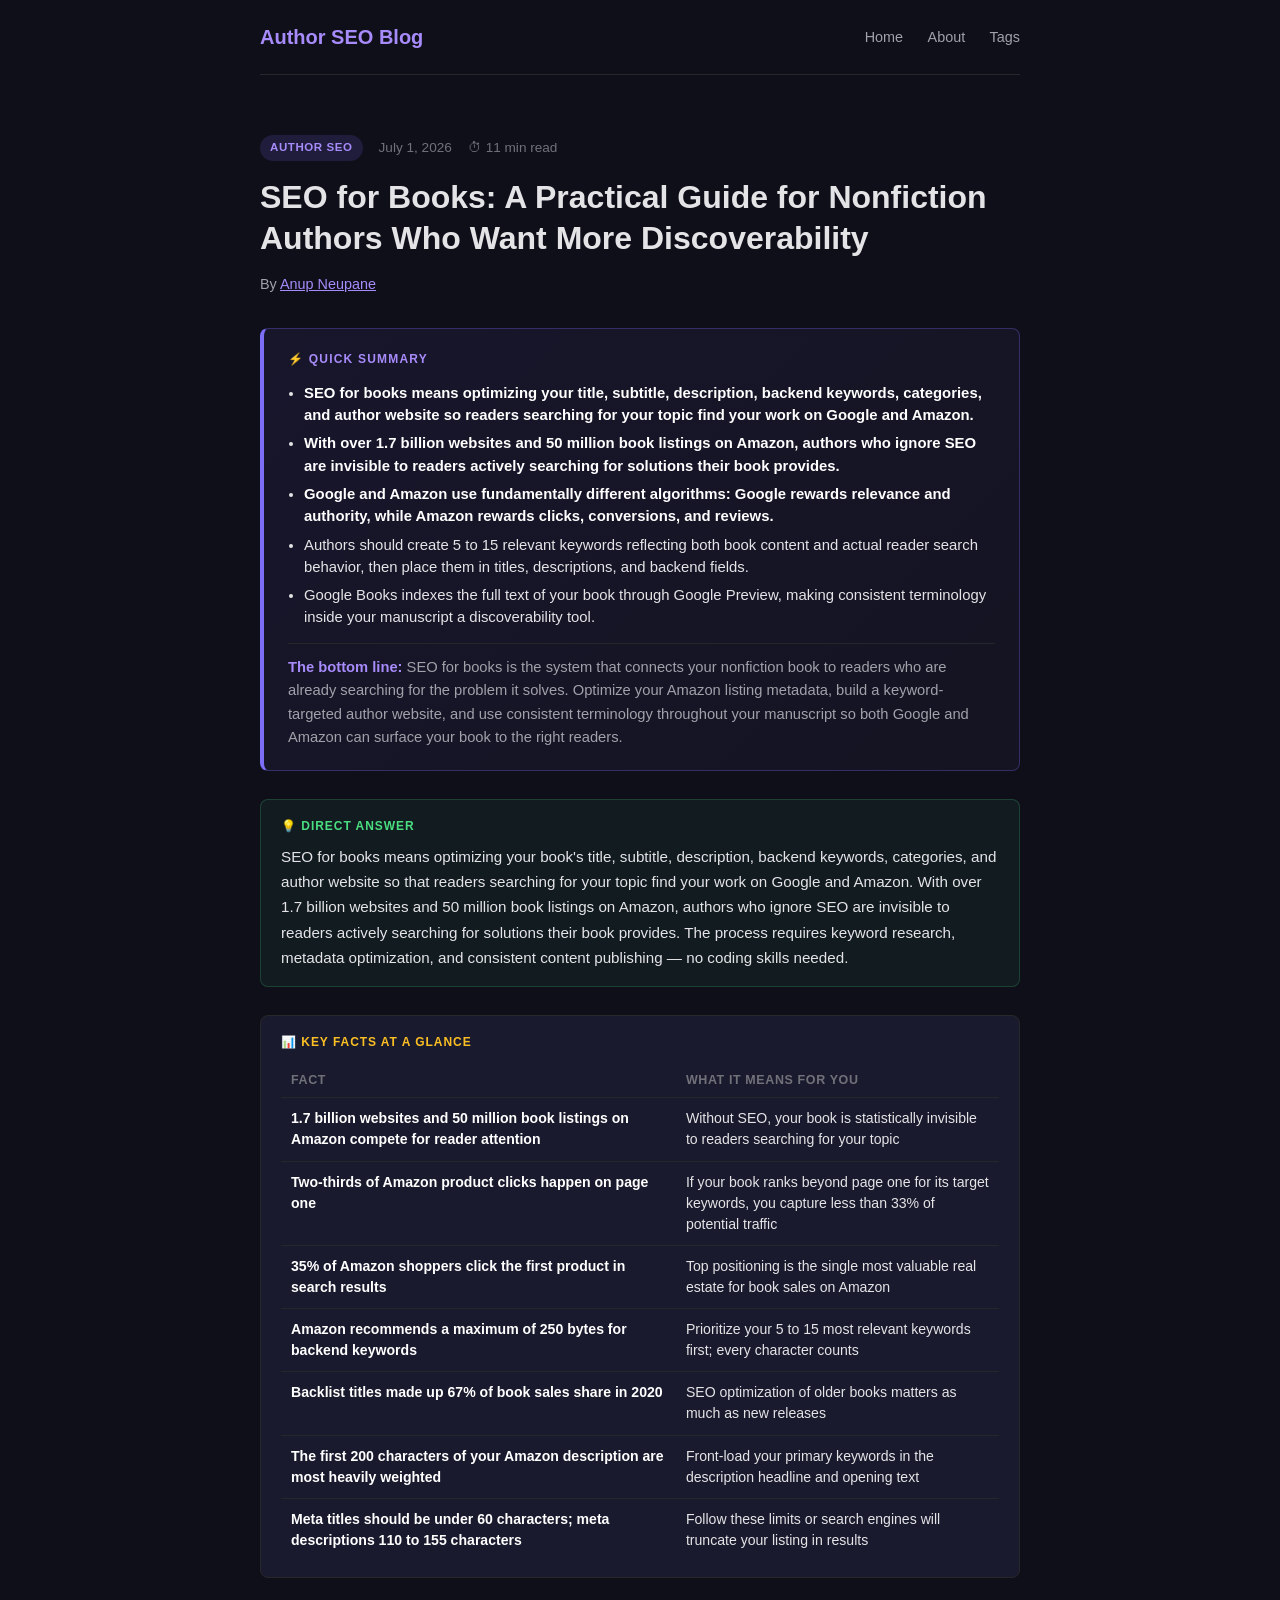
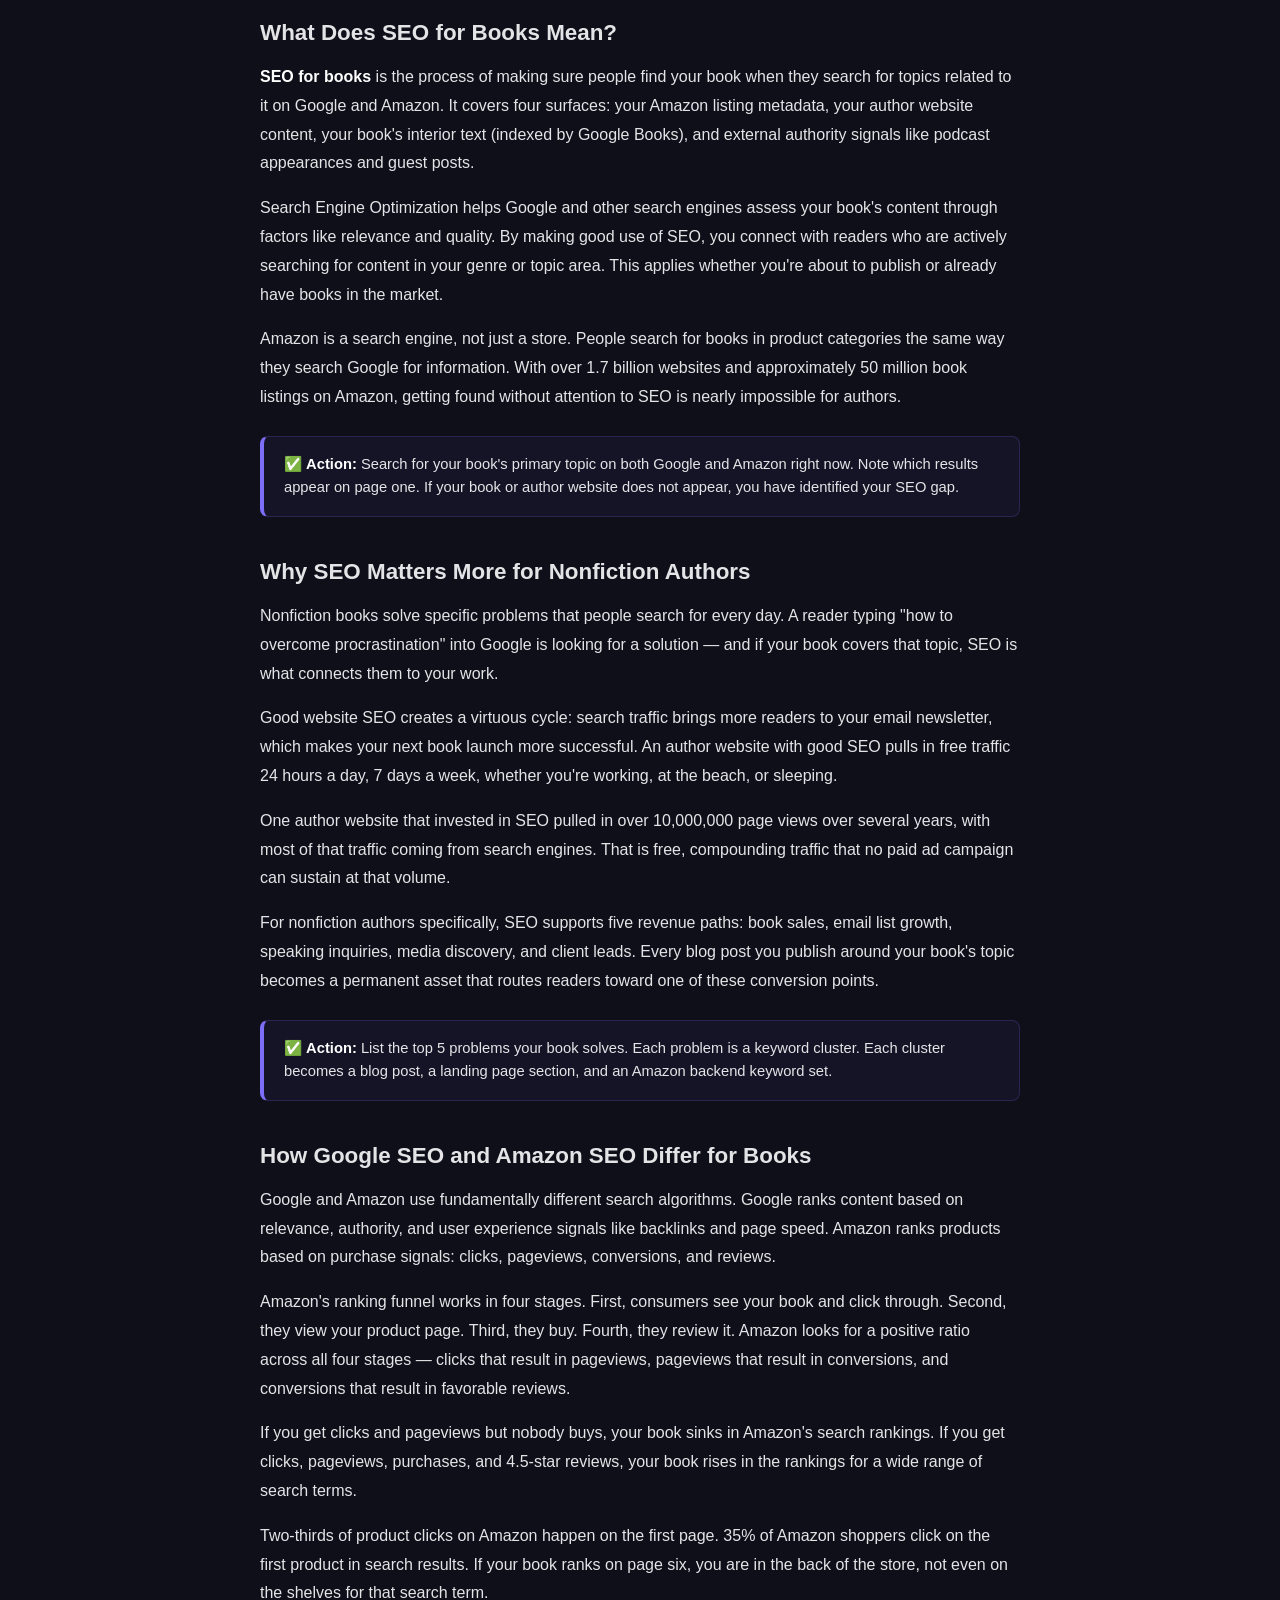
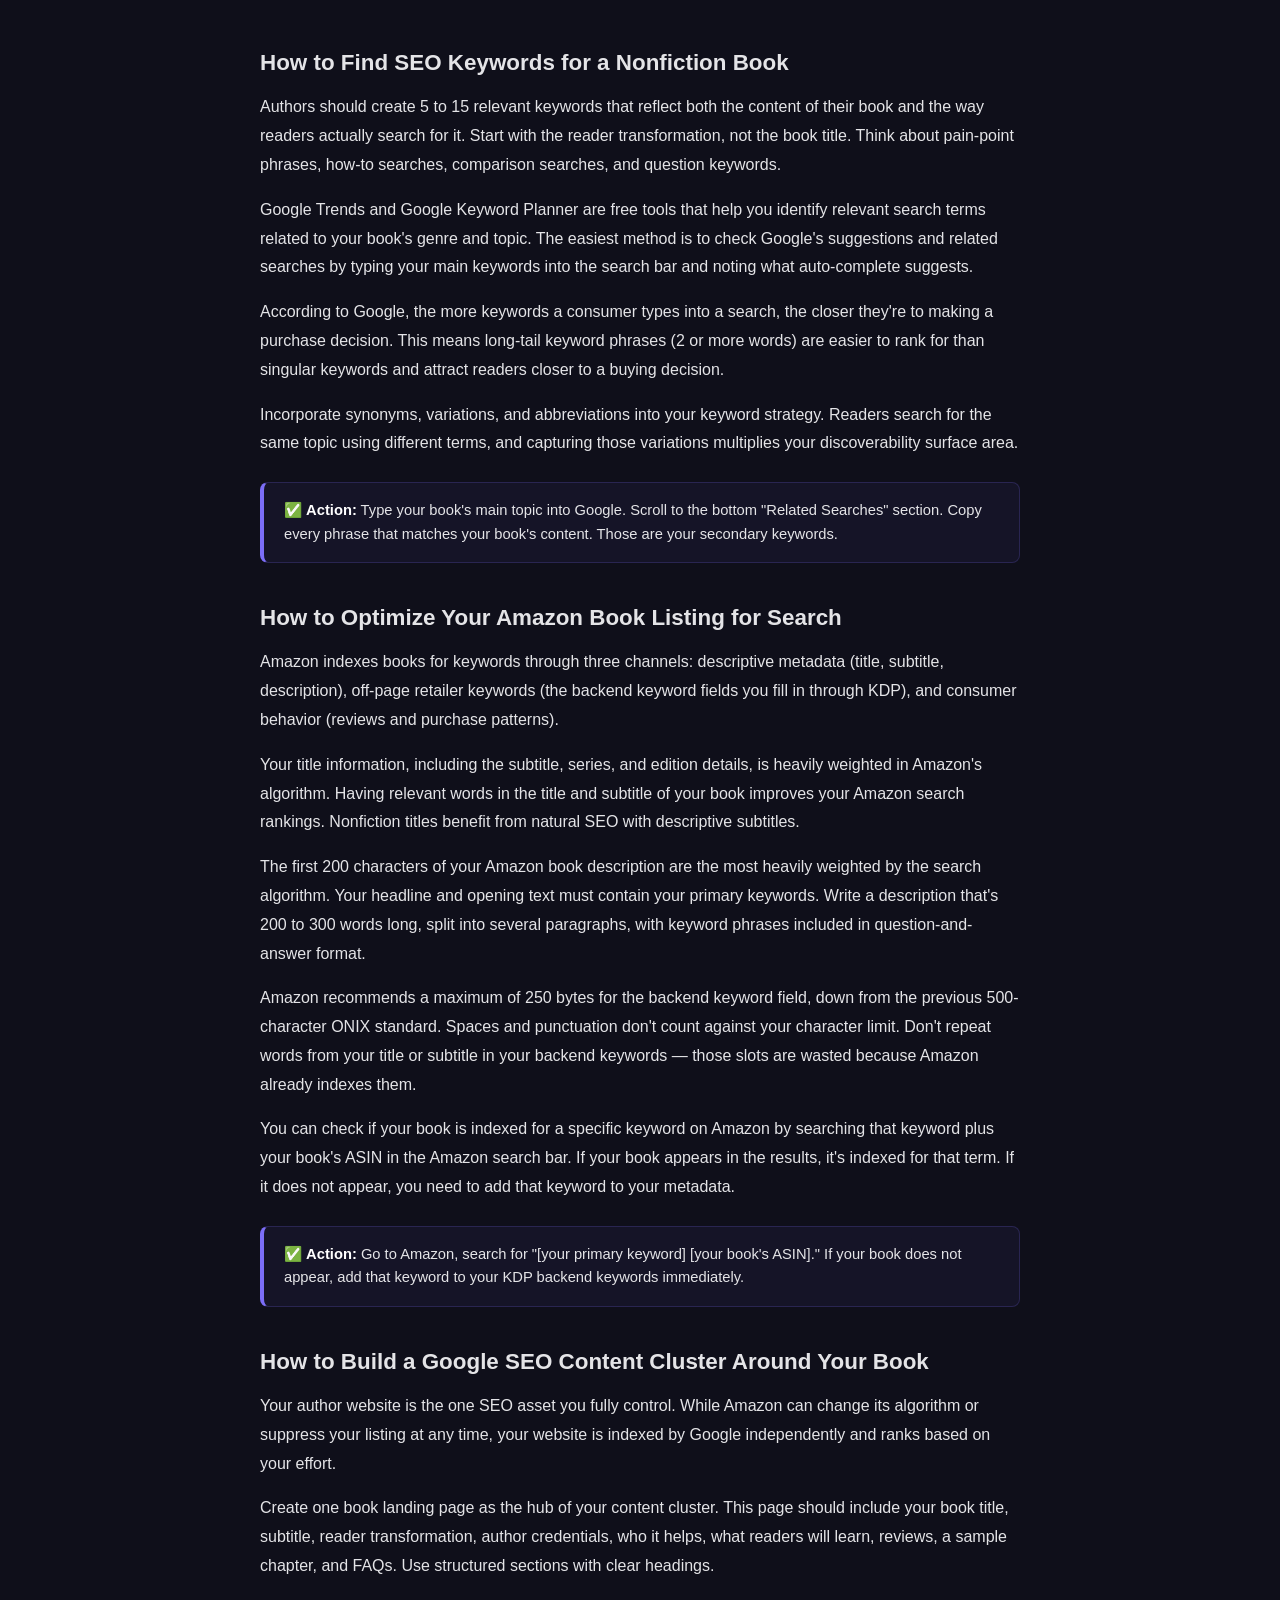
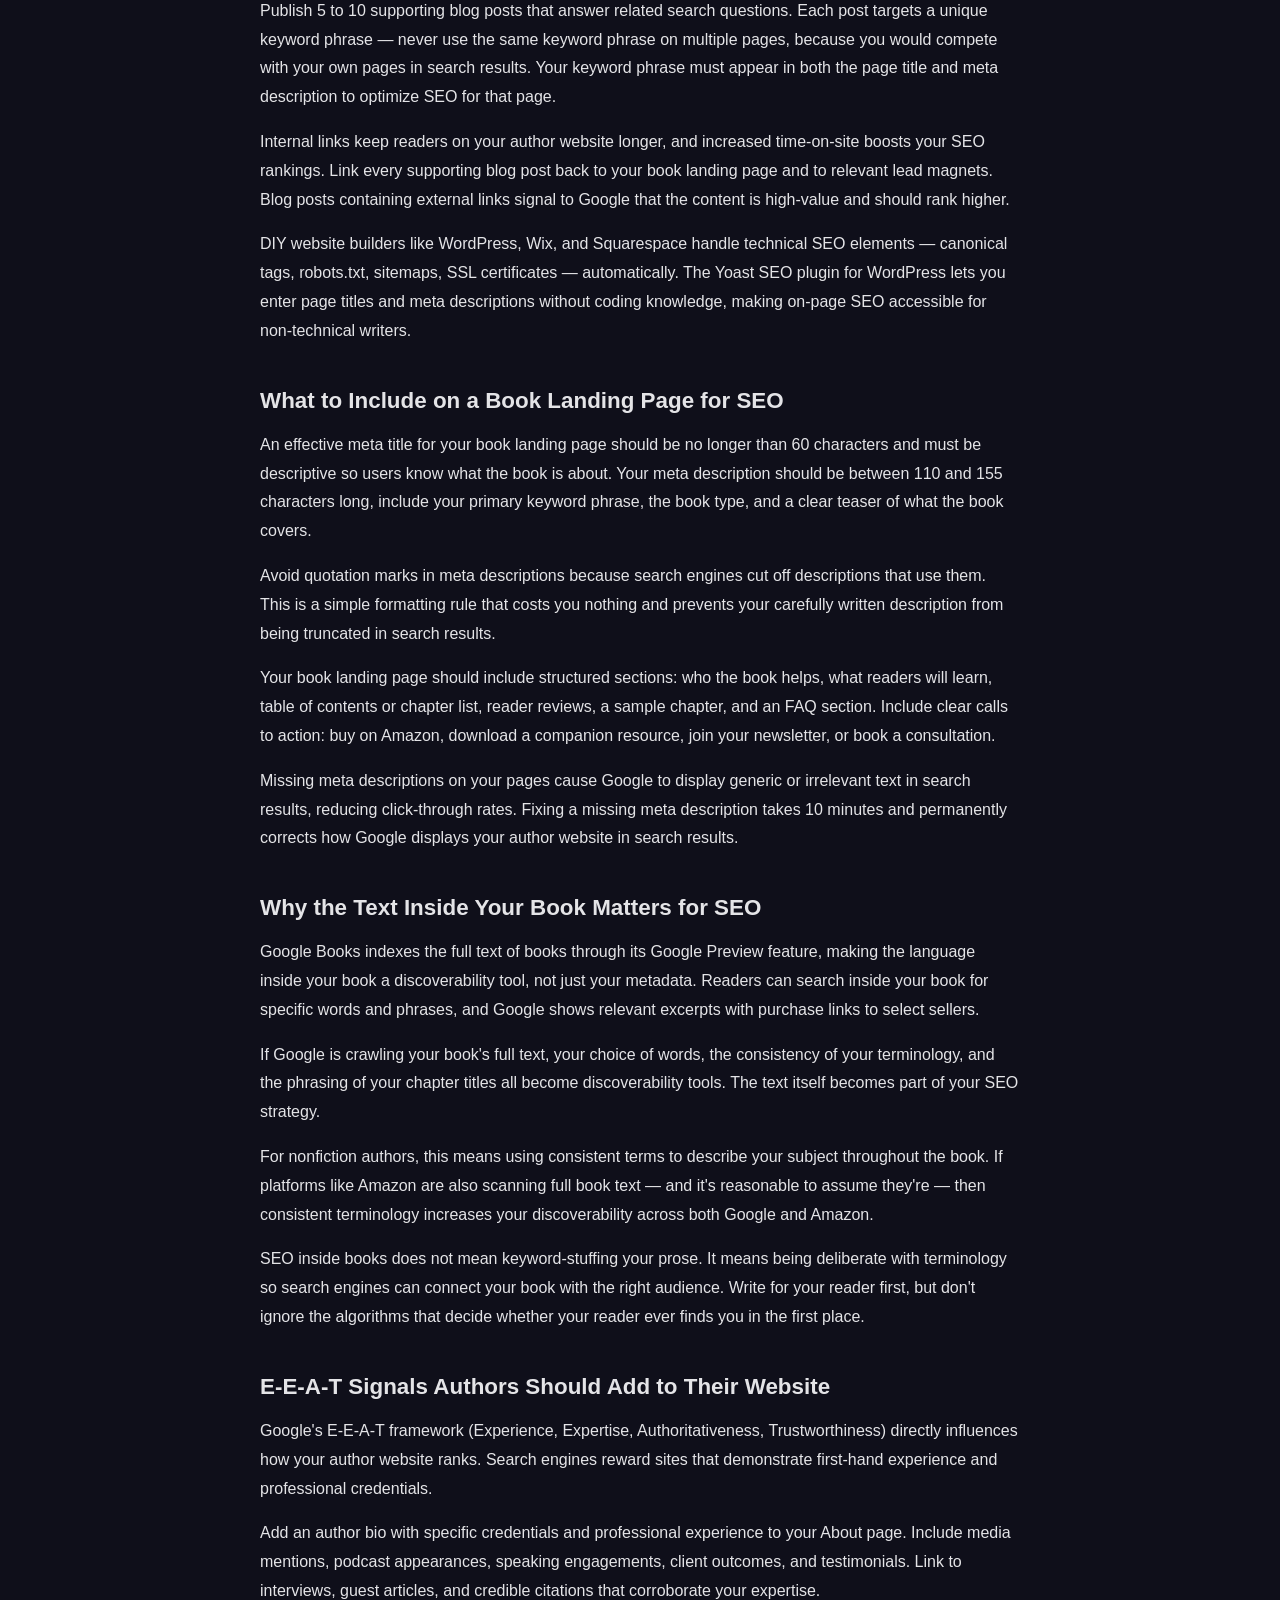
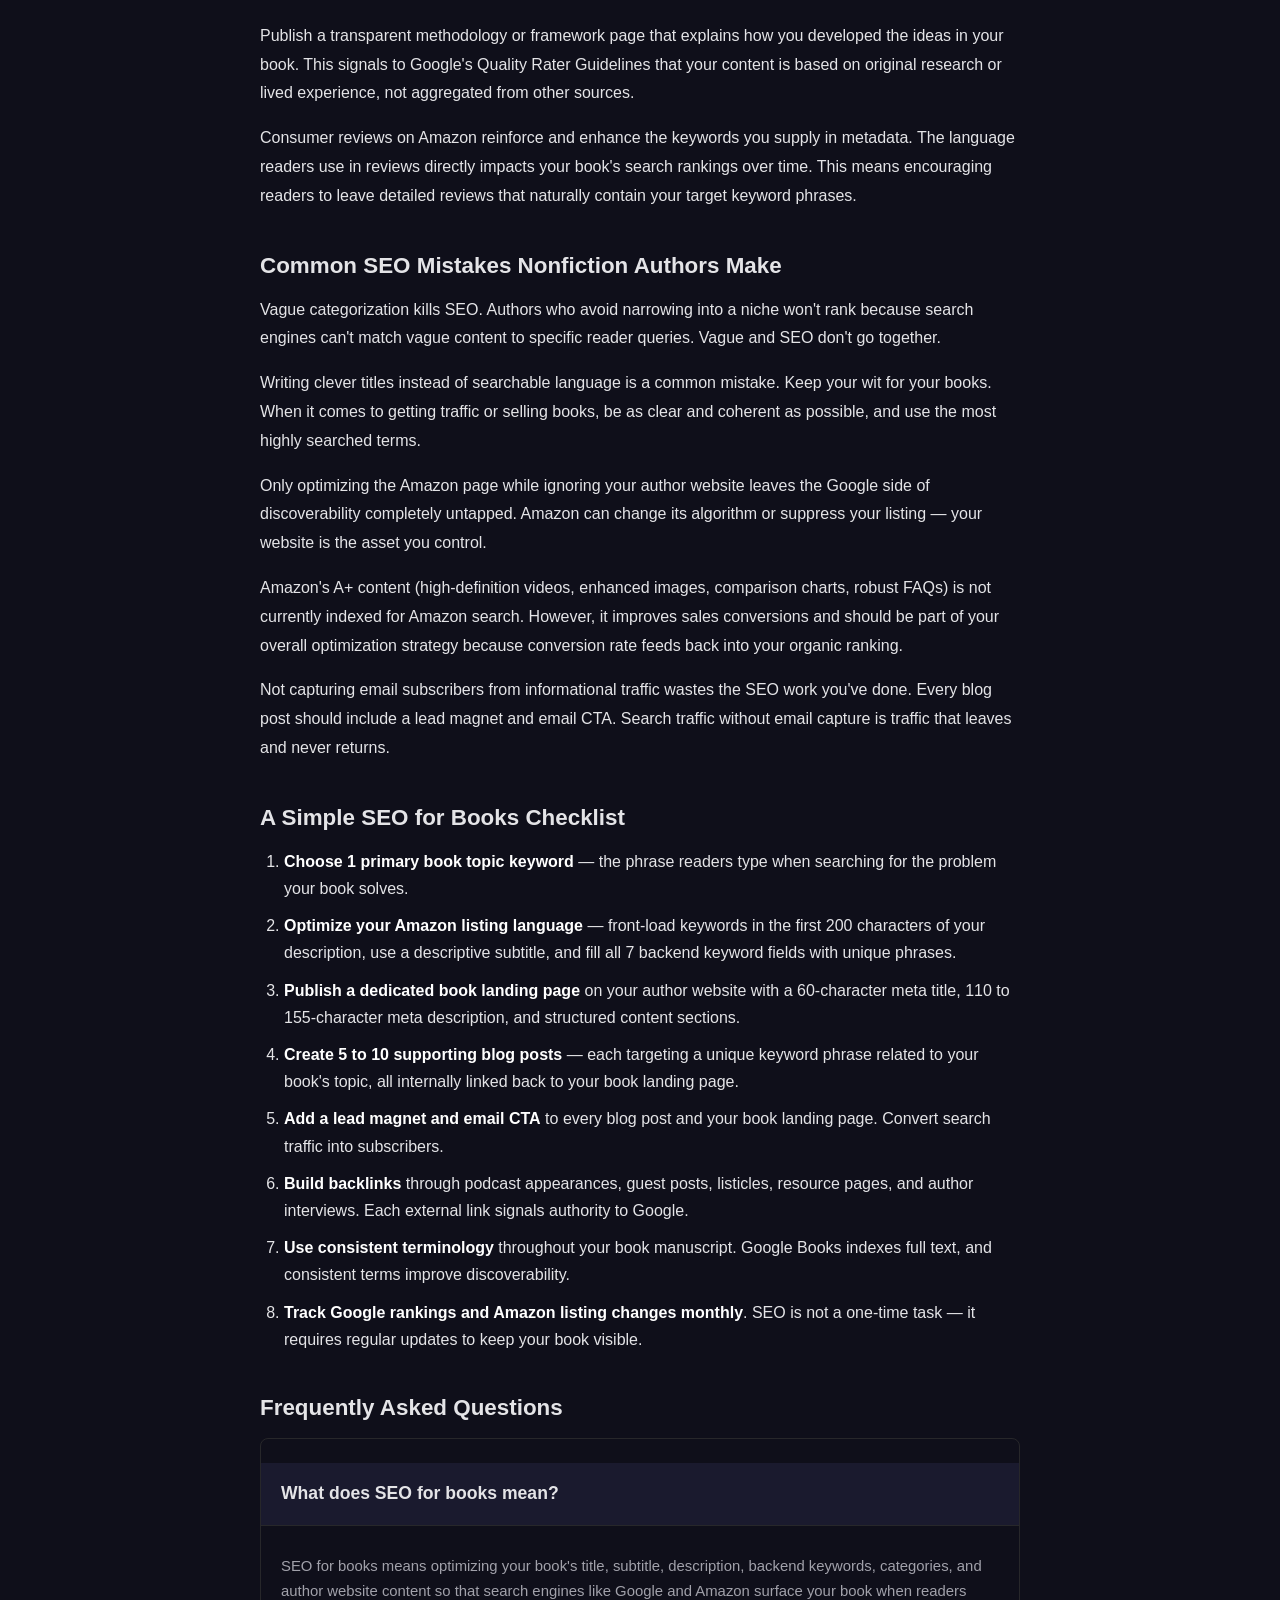
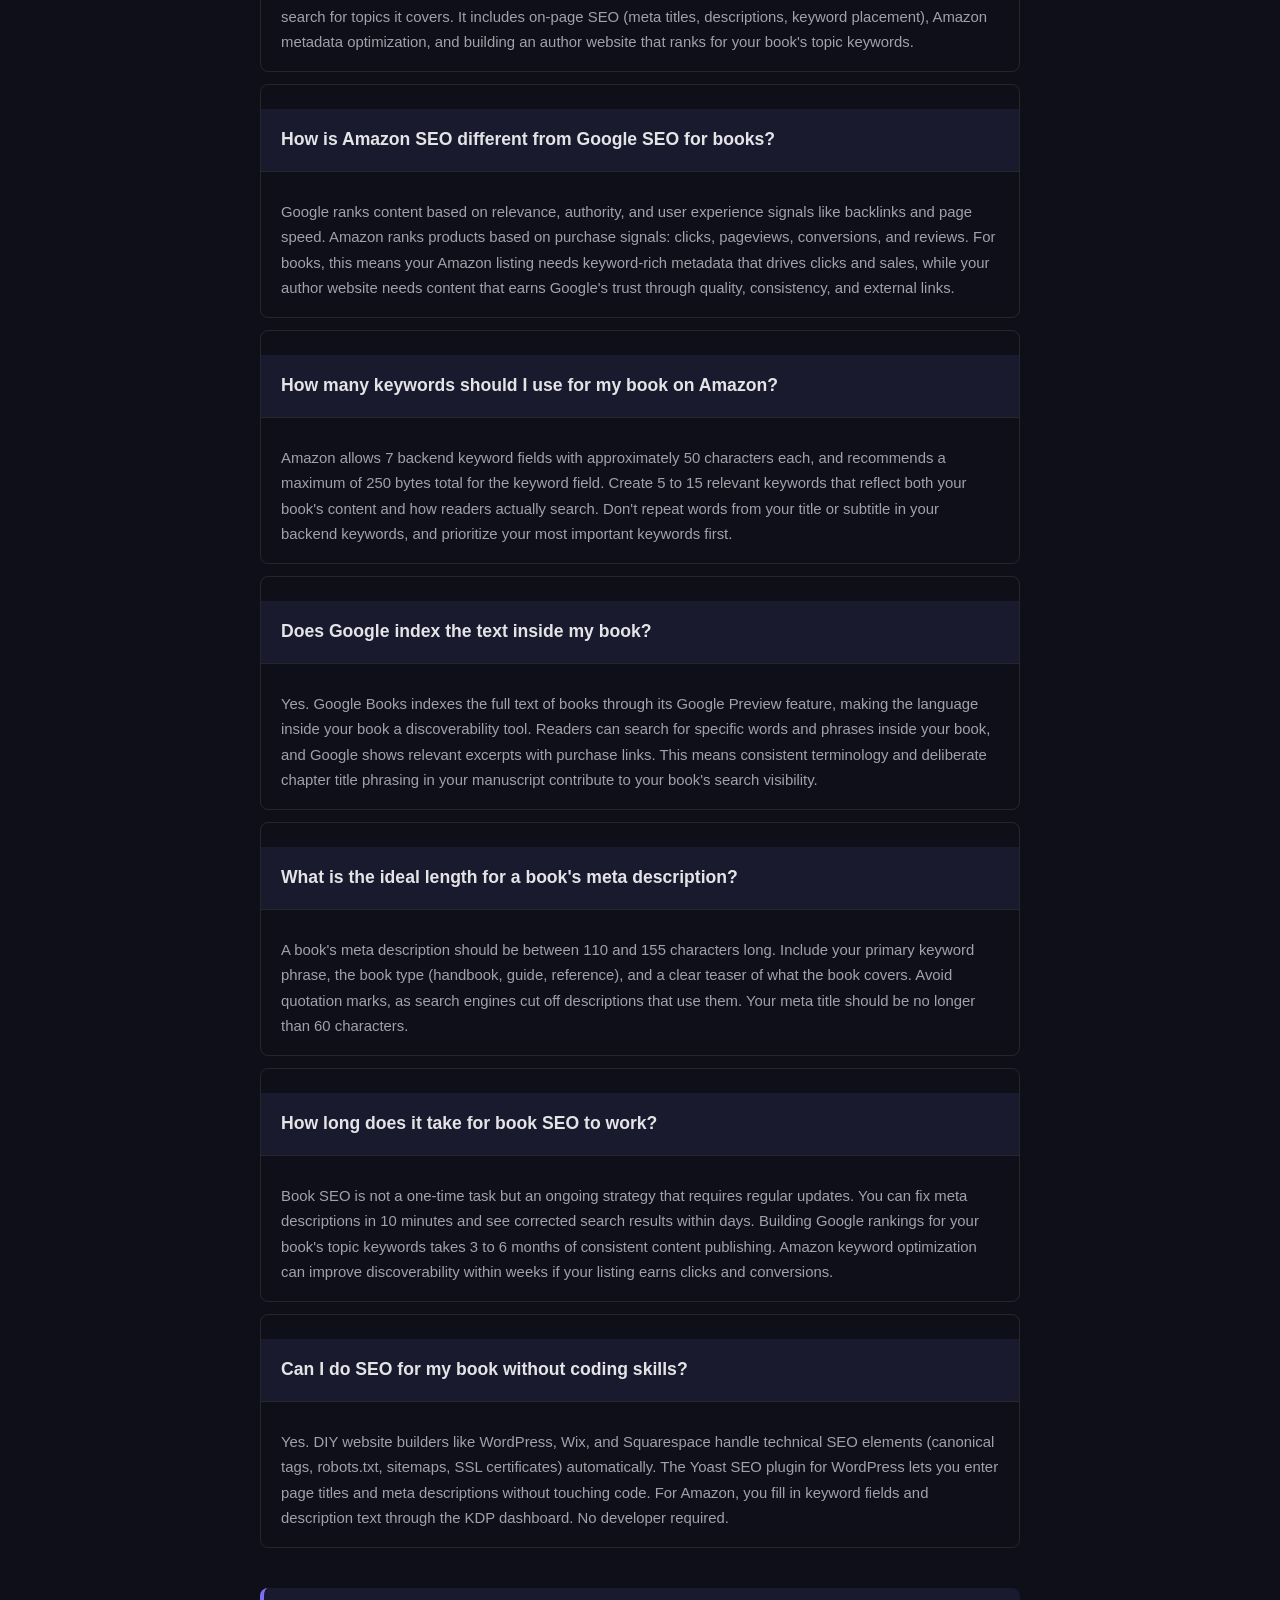
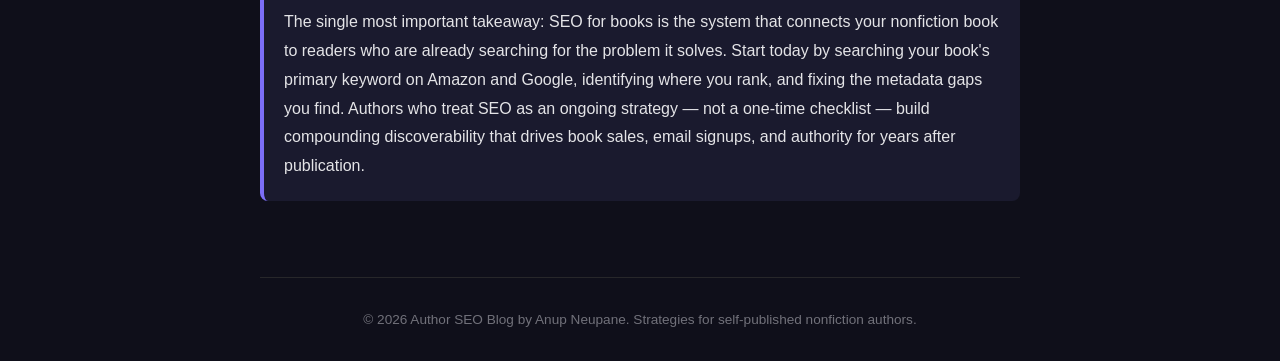
<file: posts/seo-for-books.html>
<!DOCTYPE html>
<html lang="en">
<head>
<meta charset="UTF-8">
<meta name="viewport" content="width=device-width, initial-scale=1.0">
<title>SEO for Books: A Practical Guide for Nonfiction Authors Who Want More Discoverability | Author SEO Blog</title>
<meta name="description" content="Learn how nonfiction authors can use SEO for books to improve Google visibility, Amazon discoverability, author authority, and reader-to-email-list conversion.">
<meta name="robots" content="index, follow, max-snippet:-1, max-image-preview:large, max-video-preview:-1">
<link rel="stylesheet" href="/assets/css/styles.css">
<link rel="canonical" href="https://anupneupne.github.io/posts/seo-for-books.html">

<meta property="og:type" content="article">
<meta property="og:title" content="SEO for Books: A Practical Guide for Nonfiction Authors">
<meta property="og:description" content="Learn how nonfiction authors can use SEO for books to improve Google visibility, Amazon discoverability, author authority, and reader-to-email-list conversion.">
<meta property="og:url" content="https://anupneupne.github.io/posts/seo-for-books.html">
<meta property="article:published_time" content="2026-07-01T09:00:00-04:00">
<meta property="article:author" content="Anup Neupane">
<meta property="article:section" content="Nonfiction Author SEO & Google Ranking">
<meta property="article:tag" content="seo for books">

<script type="application/ld+json">
[
  {
    "@context": "https://schema.org",
    "@type": "Article",
    "headline": "SEO for Books: A Practical Guide for Nonfiction Authors Who Want More Discoverability",
    "description": "Learn how nonfiction authors can use SEO for books to improve Google visibility, Amazon discoverability, author authority, and reader-to-email-list conversion.",
    "image": "https://anupneupne.github.io/assets/img/og-default.png",
    "datePublished": "2026-07-01T09:00:00-04:00",
    "dateModified": "2026-07-01T09:00:00-04:00",
    "author": {
      "@type": "Person",
      "name": "Anup Neupane",
      "url": "https://anupneupne.github.io/about.html",
      "sameAs": ["https://github.com/anupneupane"]
    },
    "publisher": {
      "@type": "Organization",
      "name": "Author SEO Blog",
      "url": "https://anupneupne.github.io",
      "logo": {
        "@type": "ImageObject",
        "url": "https://anupneupne.github.io/assets/img/logo.png"
      }
    },
    "mainEntityOfPage": {
      "@type": "WebPage",
      "@id": "https://anupneupne.github.io/posts/seo-for-books.html"
    },
    "keywords": ["seo for books", "book SEO", "nonfiction author SEO", "Amazon book optimization", "author website SEO"],
    "wordCount": 2400,
    "inLanguage": "en-US",
    "about": {
      "@type": "Thing",
      "name": "SEO for Books"
    },
    "mentions": [
      {"@type": "Thing", "name": "Amazon KDP"},
      {"@type": "Thing", "name": "Google Books"},
      {"@type": "Thing", "name": "Yoast SEO"},
      {"@type": "Thing", "name": "Google Trends"}
    ],
    "articleBody": "SEO for books means optimizing your book's title, subtitle, description, categories, and author website so that readers searching for your topic find your work on Google and Amazon. With over 1.7 billion websites and 50 million book listings on Amazon, authors who ignore SEO are invisible to readers actively searching for solutions their book provides."
  },
  {
    "@context": "https://schema.org",
    "@type": "FAQPage",
    "mainEntity": [
      {
        "@type": "Question",
        "name": "What does SEO for books mean?",
        "acceptedAnswer": {
          "@type": "Answer",
          "text": "SEO for books means optimizing your book's title, subtitle, description, backend keywords, categories, and author website content so that search engines like Google and Amazon surface your book when readers search for topics it covers. It includes on-page SEO (meta titles, descriptions, keyword placement), Amazon metadata optimization, and building an author website that ranks for your book's topic keywords."
        }
      },
      {
        "@type": "Question",
        "name": "How is Amazon SEO different from Google SEO for books?",
        "acceptedAnswer": {
          "@type": "Answer",
          "text": "Google ranks content based on relevance, authority, and user experience signals like backlinks and page speed. Amazon ranks products based on purchase signals: clicks, pageviews, conversions, and reviews. For books, this means your Amazon listing needs keyword-rich metadata that drives clicks and sales, while your author website needs content that earns Google's trust through quality, consistency, and external links."
        }
      },
      {
        "@type": "Question",
        "name": "How many keywords should I use for my book on Amazon?",
        "acceptedAnswer": {
          "@type": "Answer",
          "text": "Amazon allows 7 backend keyword fields with approximately 50 characters each, and recommends a maximum of 250 bytes total for the keyword field. Create 5 to 15 relevant keywords that reflect both your book's content and how readers actually search. Do not repeat words from your title or subtitle in your backend keywords, and prioritize your most important keywords first."
        }
      },
      {
        "@type": "Question",
        "name": "Does Google index the text inside my book?",
        "acceptedAnswer": {
          "@type": "Answer",
          "text": "Yes. Google Books indexes the full text of books through its Google Preview feature, making the language inside your book a discoverability tool. Readers can search for specific words and phrases inside your book, and Google shows relevant excerpts with purchase links. This means consistent terminology and deliberate chapter title phrasing in your manuscript contribute to your book's search visibility."
        }
      },
      {
        "@type": "Question",
        "name": "What is the ideal length for a book's meta description?",
        "acceptedAnswer": {
          "@type": "Answer",
          "text": "A book's meta description should be between 110 and 155 characters long. Include your primary keyword phrase, the book type (handbook, guide, reference), and a clear teaser of what the book covers. Avoid quotation marks, as search engines cut off descriptions that use them. Your meta title should be no longer than 60 characters."
        }
      },
      {
        "@type": "Question",
        "name": "How long does it take for book SEO to work?",
        "acceptedAnswer": {
          "@type": "Answer",
          "text": "Book SEO is not a one-time task but an ongoing strategy that requires regular updates. You can fix meta descriptions in 10 minutes and see corrected search results within days. Building Google rankings for your book's topic keywords takes 3 to 6 months of consistent content publishing. Amazon keyword optimization can improve discoverability within weeks if your listing earns clicks and conversions."
        }
      },
      {
        "@type": "Question",
        "name": "Can I do SEO for my book without coding skills?",
        "acceptedAnswer": {
          "@type": "Answer",
          "text": "Yes. DIY website builders like WordPress, Wix, and Squarespace handle technical SEO elements (canonical tags, robots.txt, sitemaps, SSL certificates) automatically. The Yoast SEO plugin for WordPress lets you enter page titles and meta descriptions without touching code. For Amazon, you fill in keyword fields and description text through the KDP dashboard. No developer required."
        }
      }
    ]
  },
  {
    "@context": "https://schema.org",
    "@type": "BreadcrumbList",
    "itemListElement": [
      {
        "@type": "ListItem",
        "position": 1,
        "name": "Home",
        "item": "https://anupneupne.github.io"
      },
      {
        "@type": "ListItem",
        "position": 2,
        "name": "Author SEO",
        "item": "https://anupneupne.github.io/tags.html"
      },
      {
        "@type": "ListItem",
        "position": 3,
        "name": "SEO for Books: A Practical Guide for Nonfiction Authors",
        "item": "https://anupneupne.github.io/posts/seo-for-books.html"
      }
    ]
  }
]
</script>
</head>
<body>
<nav class="navbar">
  <a href="/" class="nav-brand">Author SEO Blog</a>
  <div class="nav-links">
    <a href="/">Home</a>
    <a href="/about.html">About</a>
    <a href="/tags.html">Tags</a>
  </div>
</nav>

<main>
<article class="post-article">
  <header class="post-header">
    <div class="post-meta">
      <span class="tag">Author SEO</span>
      <span class="post-date">July 1, 2026</span>
      <span class="read-time">⏱ 11 min read</span>
    </div>
    <h1>SEO for Books: A Practical Guide for Nonfiction Authors Who Want More Discoverability</h1>
    <div class="author-row">
      <span>By <a href="/about.html">Anup Neupane</a></span>
    </div>
  </header>

  <div class="tldr-box">
    <div class="tldr-label">⚡ Quick Summary</div>
    <ul>
      <li><strong>SEO for books means optimizing your title, subtitle, description, backend keywords, categories, and author website so readers searching for your topic find your work on Google and Amazon.</strong></li>
      <li><strong>With over 1.7 billion websites and 50 million book listings on Amazon, authors who ignore SEO are invisible to readers actively searching for solutions their book provides.</strong></li>
      <li><strong>Google and Amazon use fundamentally different algorithms: Google rewards relevance and authority, while Amazon rewards clicks, conversions, and reviews.</strong></li>
      <li>Authors should create 5 to 15 relevant keywords reflecting both book content and actual reader search behavior, then place them in titles, descriptions, and backend fields.</li>
      <li>Google Books indexes the full text of your book through Google Preview, making consistent terminology inside your manuscript a discoverability tool.</li>
    </ul>
    <div class="tldr-answer">
      <strong>The bottom line:</strong> SEO for books is the system that connects your nonfiction book to readers who are already searching for the problem it solves. Optimize your Amazon listing metadata, build a keyword-targeted author website, and use consistent terminology throughout your manuscript so both Google and Amazon can surface your book to the right readers.
    </div>
  </div>

  <div class="quick-answer">
    <div class="qa-label">💡 Direct Answer</div>
    <p>SEO for books means optimizing your book's title, subtitle, description, backend keywords, categories, and author website so that readers searching for your topic find your work on Google and Amazon. With over 1.7 billion websites and 50 million book listings on Amazon, authors who ignore SEO are invisible to readers actively searching for solutions their book provides. The process requires keyword research, metadata optimization, and consistent content publishing — no coding skills needed.</p>
  </div>

  <div class="facts-table">
    <div class="facts-label">📊 Key Facts at a Glance</div>
    <table>
      <thead><tr><th>Fact</th><th>What It Means for You</th></tr></thead>
      <tbody>
        <tr><td>1.7 billion websites and 50 million book listings on Amazon compete for reader attention</td><td>Without SEO, your book is statistically invisible to readers searching for your topic</td></tr>
        <tr><td>Two-thirds of Amazon product clicks happen on page one</td><td>If your book ranks beyond page one for its target keywords, you capture less than 33% of potential traffic</td></tr>
        <tr><td>35% of Amazon shoppers click the first product in search results</td><td>Top positioning is the single most valuable real estate for book sales on Amazon</td></tr>
        <tr><td>Amazon recommends a maximum of 250 bytes for backend keywords</td><td>Prioritize your 5 to 15 most relevant keywords first; every character counts</td></tr>
        <tr><td>Backlist titles made up 67% of book sales share in 2020</td><td>SEO optimization of older books matters as much as new releases</td></tr>
        <tr><td>The first 200 characters of your Amazon description are most heavily weighted</td><td>Front-load your primary keywords in the description headline and opening text</td></tr>
        <tr><td>Meta titles should be under 60 characters; meta descriptions 110 to 155 characters</td><td>Follow these limits or search engines will truncate your listing in results</td></tr>
      </tbody>
    </table>
  </div>

  <h2 id="what-is-seo-for-books">What Does SEO for Books Mean?</h2>
  <p><strong>SEO for books</strong> is the process of making sure people find your book when they search for topics related to it on Google and Amazon. It covers four surfaces: your Amazon listing metadata, your author website content, your book's interior text (indexed by Google Books), and external authority signals like podcast appearances and guest posts.</p>
  <p>Search Engine Optimization helps Google and other search engines assess your book's content through factors like relevance and quality. By making good use of SEO, you connect with readers who are actively searching for content in your genre or topic area. This applies whether you're about to publish or already have books in the market.</p>
  <p>Amazon is a search engine, not just a store. People search for books in product categories the same way they search Google for information. With over 1.7 billion websites and approximately 50 million book listings on Amazon, getting found without attention to SEO is nearly impossible for authors.</p>
  <div class="callout">
    <p>✅ <strong>Action:</strong> Search for your book's primary topic on both Google and Amazon right now. Note which results appear on page one. If your book or author website does not appear, you have identified your SEO gap.</p>
  </div>

  <h2 id="why-seo-matters-for-nonfiction">Why SEO Matters More for Nonfiction Authors</h2>
  <p>Nonfiction books solve specific problems that people search for every day. A reader typing "how to overcome procrastination" into Google is looking for a solution — and if your book covers that topic, SEO is what connects them to your work.</p>
  <p>Good website SEO creates a virtuous cycle: search traffic brings more readers to your email newsletter, which makes your next book launch more successful. An author website with good SEO pulls in free traffic 24 hours a day, 7 days a week, whether you're working, at the beach, or sleeping.</p>
  <p>One author website that invested in SEO pulled in over 10,000,000 page views over several years, with most of that traffic coming from search engines. That is free, compounding traffic that no paid ad campaign can sustain at that volume.</p>
  <p>For nonfiction authors specifically, SEO supports five revenue paths: book sales, email list growth, speaking inquiries, media discovery, and client leads. Every blog post you publish around your book's topic becomes a permanent asset that routes readers toward one of these conversion points.</p>
  <div class="callout">
    <p>✅ <strong>Action:</strong> List the top 5 problems your book solves. Each problem is a keyword cluster. Each cluster becomes a blog post, a landing page section, and an Amazon backend keyword set.</p>
  </div>

  <h2 id="google-vs-amazon-seo">How Google SEO and Amazon SEO Differ for Books</h2>
  <p>Google and Amazon use fundamentally different search algorithms. Google ranks content based on relevance, authority, and user experience signals like backlinks and page speed. Amazon ranks products based on purchase signals: clicks, pageviews, conversions, and reviews.</p>
  <p>Amazon's ranking funnel works in four stages. First, consumers see your book and click through. Second, they view your product page. Third, they buy. Fourth, they review it. Amazon looks for a positive ratio across all four stages — clicks that result in pageviews, pageviews that result in conversions, and conversions that result in favorable reviews.</p>
  <p>If you get clicks and pageviews but nobody buys, your book sinks in Amazon's search rankings. If you get clicks, pageviews, purchases, and 4.5-star reviews, your book rises in the rankings for a wide range of search terms.</p>
  <p>Two-thirds of product clicks on Amazon happen on the first page. 35% of Amazon shoppers click on the first product in search results. If your book ranks on page six, you are in the back of the store, not even on the shelves for that search term.</p>

  <h2 id="find-seo-keywords">How to Find SEO Keywords for a Nonfiction Book</h2>
  <p>Authors should create 5 to 15 relevant keywords that reflect both the content of their book and the way readers actually search for it. Start with the reader transformation, not the book title. Think about pain-point phrases, how-to searches, comparison searches, and question keywords.</p>
  <p>Google Trends and Google Keyword Planner are free tools that help you identify relevant search terms related to your book's genre and topic. The easiest method is to check Google's suggestions and related searches by typing your main keywords into the search bar and noting what auto-complete suggests.</p>
  <p>According to Google, the more keywords a consumer types into a search, the closer they're to making a purchase decision. This means long-tail keyword phrases (2 or more words) are easier to rank for than singular keywords and attract readers closer to a buying decision.</p>
  <p>Incorporate synonyms, variations, and abbreviations into your keyword strategy. Readers search for the same topic using different terms, and capturing those variations multiplies your discoverability surface area.</p>
  <div class="callout">
    <p>✅ <strong>Action:</strong> Type your book's main topic into Google. Scroll to the bottom "Related Searches" section. Copy every phrase that matches your book's content. Those are your secondary keywords.</p>
  </div>

  <h2 id="optimize-amazon-listing">How to Optimize Your Amazon Book Listing for Search</h2>
  <p>Amazon indexes books for keywords through three channels: descriptive metadata (title, subtitle, description), off-page retailer keywords (the backend keyword fields you fill in through KDP), and consumer behavior (reviews and purchase patterns).</p>
  <p>Your title information, including the subtitle, series, and edition details, is heavily weighted in Amazon's algorithm. Having relevant words in the title and subtitle of your book improves your Amazon search rankings. Nonfiction titles benefit from natural SEO with descriptive subtitles.</p>
  <p>The first 200 characters of your Amazon book description are the most heavily weighted by the search algorithm. Your headline and opening text must contain your primary keywords. Write a description that's 200 to 300 words long, split into several paragraphs, with keyword phrases included in question-and-answer format.</p>
  <p>Amazon recommends a maximum of 250 bytes for the backend keyword field, down from the previous 500-character ONIX standard. Spaces and punctuation don't count against your character limit. Don't repeat words from your title or subtitle in your backend keywords — those slots are wasted because Amazon already indexes them.</p>
  <p>You can check if your book is indexed for a specific keyword on Amazon by searching that keyword plus your book's ASIN in the Amazon search bar. If your book appears in the results, it's indexed for that term. If it does not appear, you need to add that keyword to your metadata.</p>
  <div class="callout">
    <p>✅ <strong>Action:</strong> Go to Amazon, search for "[your primary keyword] [your book's ASIN]." If your book does not appear, add that keyword to your KDP backend keywords immediately.</p>
  </div>

  <h2 id="author-website-seo">How to Build a Google SEO Content Cluster Around Your Book</h2>
  <p>Your author website is the one SEO asset you fully control. While Amazon can change its algorithm or suppress your listing at any time, your website is indexed by Google independently and ranks based on your effort.</p>
  <p>Create one book landing page as the hub of your content cluster. This page should include your book title, subtitle, reader transformation, author credentials, who it helps, what readers will learn, reviews, a sample chapter, and FAQs. Use structured sections with clear headings.</p>
  <p>Publish 5 to 10 supporting blog posts that answer related search questions. Each post targets a unique keyword phrase — never use the same keyword phrase on multiple pages, because you would compete with your own pages in search results. Your keyword phrase must appear in both the page title and meta description to optimize SEO for that page.</p>
  <p>Internal links keep readers on your author website longer, and increased time-on-site boosts your SEO rankings. Link every supporting blog post back to your book landing page and to relevant lead magnets. Blog posts containing external links signal to Google that the content is high-value and should rank higher.</p>
  <p>DIY website builders like WordPress, Wix, and Squarespace handle technical SEO elements — canonical tags, robots.txt, sitemaps, SSL certificates — automatically. The Yoast SEO plugin for WordPress lets you enter page titles and meta descriptions without coding knowledge, making on-page SEO accessible for non-technical writers.</p>

  <h2 id="book-landing-page">What to Include on a Book Landing Page for SEO</h2>
  <p>An effective meta title for your book landing page should be no longer than 60 characters and must be descriptive so users know what the book is about. Your meta description should be between 110 and 155 characters long, include your primary keyword phrase, the book type, and a clear teaser of what the book covers.</p>
  <p>Avoid quotation marks in meta descriptions because search engines cut off descriptions that use them. This is a simple formatting rule that costs you nothing and prevents your carefully written description from being truncated in search results.</p>
  <p>Your book landing page should include structured sections: who the book helps, what readers will learn, table of contents or chapter list, reader reviews, a sample chapter, and an FAQ section. Include clear calls to action: buy on Amazon, download a companion resource, join your newsletter, or book a consultation.</p>
  <p>Missing meta descriptions on your pages cause Google to display generic or irrelevant text in search results, reducing click-through rates. Fixing a missing meta description takes 10 minutes and permanently corrects how Google displays your author website in search results.</p>

  <h2 id="seo-inside-the-book">Why the Text Inside Your Book Matters for SEO</h2>
  <p>Google Books indexes the full text of books through its Google Preview feature, making the language inside your book a discoverability tool, not just your metadata. Readers can search inside your book for specific words and phrases, and Google shows relevant excerpts with purchase links to select sellers.</p>
  <p>If Google is crawling your book's full text, your choice of words, the consistency of your terminology, and the phrasing of your chapter titles all become discoverability tools. The text itself becomes part of your SEO strategy.</p>
  <p>For nonfiction authors, this means using consistent terms to describe your subject throughout the book. If platforms like Amazon are also scanning full book text — and it's reasonable to assume they're — then consistent terminology increases your discoverability across both Google and Amazon.</p>
  <p>SEO inside books does not mean keyword-stuffing your prose. It means being deliberate with terminology so search engines can connect your book with the right audience. Write for your reader first, but don't ignore the algorithms that decide whether your reader ever finds you in the first place.</p>

  <h2 id="eeat-signals">E-E-A-T Signals Authors Should Add to Their Website</h2>
  <p>Google's E-E-A-T framework (Experience, Expertise, Authoritativeness, Trustworthiness) directly influences how your author website ranks. Search engines reward sites that demonstrate first-hand experience and professional credentials.</p>
  <p>Add an author bio with specific credentials and professional experience to your About page. Include media mentions, podcast appearances, speaking engagements, client outcomes, and testimonials. Link to interviews, guest articles, and credible citations that corroborate your expertise.</p>
  <p>Publish a transparent methodology or framework page that explains how you developed the ideas in your book. This signals to Google's Quality Rater Guidelines that your content is based on original research or lived experience, not aggregated from other sources.</p>
  <p>Consumer reviews on Amazon reinforce and enhance the keywords you supply in metadata. The language readers use in reviews directly impacts your book's search rankings over time. This means encouraging readers to leave detailed reviews that naturally contain your target keyword phrases.</p>

  <h2 id="common-mistakes">Common SEO Mistakes Nonfiction Authors Make</h2>
  <p>Vague categorization kills SEO. Authors who avoid narrowing into a niche won't rank because search engines can't match vague content to specific reader queries. Vague and SEO don't go together.</p>
  <p>Writing clever titles instead of searchable language is a common mistake. Keep your wit for your books. When it comes to getting traffic or selling books, be as clear and coherent as possible, and use the most highly searched terms.</p>
  <p>Only optimizing the Amazon page while ignoring your author website leaves the Google side of discoverability completely untapped. Amazon can change its algorithm or suppress your listing — your website is the asset you control.</p>
  <p>Amazon's A+ content (high-definition videos, enhanced images, comparison charts, robust FAQs) is not currently indexed for Amazon search. However, it improves sales conversions and should be part of your overall optimization strategy because conversion rate feeds back into your organic ranking.</p>
  <p>Not capturing email subscribers from informational traffic wastes the SEO work you've done. Every blog post should include a lead magnet and email CTA. Search traffic without email capture is traffic that leaves and never returns.</p>

  <h2 id="seo-checklist">A Simple SEO for Books Checklist</h2>
  <ol>
    <li><strong>Choose 1 primary book topic keyword</strong> — the phrase readers type when searching for the problem your book solves.</li>
    <li><strong>Optimize your Amazon listing language</strong> — front-load keywords in the first 200 characters of your description, use a descriptive subtitle, and fill all 7 backend keyword fields with unique phrases.</li>
    <li><strong>Publish a dedicated book landing page</strong> on your author website with a 60-character meta title, 110 to 155-character meta description, and structured content sections.</li>
    <li><strong>Create 5 to 10 supporting blog posts</strong> — each targeting a unique keyword phrase related to your book's topic, all internally linked back to your book landing page.</li>
    <li><strong>Add a lead magnet and email CTA</strong> to every blog post and your book landing page. Convert search traffic into subscribers.</li>
    <li><strong>Build backlinks</strong> through podcast appearances, guest posts, listicles, resource pages, and author interviews. Each external link signals authority to Google.</li>
    <li><strong>Use consistent terminology</strong> throughout your book manuscript. Google Books indexes full text, and consistent terms improve discoverability.</li>
    <li><strong>Track Google rankings and Amazon listing changes monthly</strong>. SEO is not a one-time task — it requires regular updates to keep your book visible.</li>
  </ol>

  <h2 id="faq">Frequently Asked Questions</h2>

  <div class="faq-item">
    <h3 class="faq-q">What does SEO for books mean?</h3>
    <div class="faq-a">
      <p>SEO for books means optimizing your book's title, subtitle, description, backend keywords, categories, and author website content so that search engines like Google and Amazon surface your book when readers search for topics it covers. It includes on-page SEO (meta titles, descriptions, keyword placement), Amazon metadata optimization, and building an author website that ranks for your book's topic keywords.</p>
    </div>
  </div>

  <div class="faq-item">
    <h3 class="faq-q">How is Amazon SEO different from Google SEO for books?</h3>
    <div class="faq-a">
      <p>Google ranks content based on relevance, authority, and user experience signals like backlinks and page speed. Amazon ranks products based on purchase signals: clicks, pageviews, conversions, and reviews. For books, this means your Amazon listing needs keyword-rich metadata that drives clicks and sales, while your author website needs content that earns Google's trust through quality, consistency, and external links.</p>
    </div>
  </div>

  <div class="faq-item">
    <h3 class="faq-q">How many keywords should I use for my book on Amazon?</h3>
    <div class="faq-a">
      <p>Amazon allows 7 backend keyword fields with approximately 50 characters each, and recommends a maximum of 250 bytes total for the keyword field. Create 5 to 15 relevant keywords that reflect both your book's content and how readers actually search. Don't repeat words from your title or subtitle in your backend keywords, and prioritize your most important keywords first.</p>
    </div>
  </div>

  <div class="faq-item">
    <h3 class="faq-q">Does Google index the text inside my book?</h3>
    <div class="faq-a">
      <p>Yes. Google Books indexes the full text of books through its Google Preview feature, making the language inside your book a discoverability tool. Readers can search for specific words and phrases inside your book, and Google shows relevant excerpts with purchase links. This means consistent terminology and deliberate chapter title phrasing in your manuscript contribute to your book's search visibility.</p>
    </div>
  </div>

  <div class="faq-item">
    <h3 class="faq-q">What is the ideal length for a book's meta description?</h3>
    <div class="faq-a">
      <p>A book's meta description should be between 110 and 155 characters long. Include your primary keyword phrase, the book type (handbook, guide, reference), and a clear teaser of what the book covers. Avoid quotation marks, as search engines cut off descriptions that use them. Your meta title should be no longer than 60 characters.</p>
    </div>
  </div>

  <div class="faq-item">
    <h3 class="faq-q">How long does it take for book SEO to work?</h3>
    <div class="faq-a">
      <p>Book SEO is not a one-time task but an ongoing strategy that requires regular updates. You can fix meta descriptions in 10 minutes and see corrected search results within days. Building Google rankings for your book's topic keywords takes 3 to 6 months of consistent content publishing. Amazon keyword optimization can improve discoverability within weeks if your listing earns clicks and conversions.</p>
    </div>
  </div>

  <div class="faq-item">
    <h3 class="faq-q">Can I do SEO for my book without coding skills?</h3>
    <div class="faq-a">
      <p>Yes. DIY website builders like WordPress, Wix, and Squarespace handle technical SEO elements (canonical tags, robots.txt, sitemaps, SSL certificates) automatically. The Yoast SEO plugin for WordPress lets you enter page titles and meta descriptions without touching code. For Amazon, you fill in keyword fields and description text through the KDP dashboard. No developer required.</p>
    </div>
  </div>

  <p class="conclusion">The single most important takeaway: SEO for books is the system that connects your nonfiction book to readers who are already searching for the problem it solves. Start today by searching your book's primary keyword on Amazon and Google, identifying where you rank, and fixing the metadata gaps you find. Authors who treat SEO as an ongoing strategy — not a one-time checklist — build compounding discoverability that drives book sales, email signups, and authority for years after publication.</p>

</article>
</main>

<footer class="site-footer">
  <p>&copy; 2026 Author SEO Blog by Anup Neupane. Strategies for self-published nonfiction authors.</p>
</footer>
</body>
</html>
</file>
<file: assets/css/styles.css>
:root {
  --bg: #0f0f1a;
  --bg2: #1a1a2e;
  --text: #e4e4e7;
  --text2: #a1a1aa;
  --text3: #71717a;
  --accent: #7c6ef7;
  --accent2: #a78bfa;
  --border: #27272a;
  --radius: 12px;
  --radius-sm: 8px;
  --font-sans: -apple-system, BlinkMacSystemFont, 'Segoe UI', Roboto, sans-serif;
  --font-serif: Georgia, 'Times New Roman', serif;
  --warning: #fbbf24;
}

* { margin: 0; padding: 0; box-sizing: border-box; }

body {
  background: var(--bg);
  color: var(--text);
  font-family: var(--font-sans);
  line-height: 1.7;
  max-width: 800px;
  margin: 0 auto;
  padding: 0 20px;
}

/* Navbar */
.navbar {
  display: flex;
  justify-content: space-between;
  align-items: center;
  padding: 20px 0;
  border-bottom: 1px solid var(--border);
  margin-bottom: 40px;
}
.nav-brand {
  font-size: 1.25rem;
  font-weight: 700;
  color: var(--accent2);
  text-decoration: none;
}
.nav-links a {
  color: var(--text2);
  text-decoration: none;
  margin-left: 20px;
  font-size: .9rem;
}
.nav-links a:hover { color: var(--accent2); }

/* Site Header */
.site-header {
  text-align: center;
  padding: 40px 0 60px;
}
.site-header h1 {
  font-size: 2.2rem;
  margin-bottom: 12px;
  background: linear-gradient(135deg, var(--accent), var(--accent2));
  -webkit-background-clip: text;
  -webkit-text-fill-color: transparent;
  background-clip: text;
}
.site-header p {
  color: var(--text2);
  font-size: 1.05rem;
  max-width: 600px;
  margin: 0 auto;
}

/* Post Grid */
.post-grid {
  display: grid;
  gap: 24px;
  padding-bottom: 60px;
}

/* Post Card */
.post-card {
  display: block;
  background: var(--bg2);
  border: 1px solid var(--border);
  border-radius: var(--radius);
  overflow: hidden;
  transition: transform .2s, border-color .2s;
}
.post-card:hover {
  transform: translateY(-2px);
  border-color: var(--accent);
}
.card-thumb {
  height: 120px;
  display: flex;
  align-items: center;
  justify-content: center;
  font-size: 3rem;
}
.card-body {
  padding: 20px 24px;
}
.card-body .post-meta {
  margin-bottom: 10px;
}
.card-body h3 {
  font-size: 1.15rem;
  line-height: 1.4;
  margin-bottom: 10px;
  color: var(--text);
}
.card-body p {
  font-size: .9rem;
  color: var(--text2);
  line-height: 1.6;
}
.card-footer {
  display: flex;
  justify-content: space-between;
  align-items: center;
  padding: 12px 24px 20px;
  font-size: .8rem;
  color: var(--text3);
}
.read-more { color: var(--accent2); font-weight: 600; }

/* Tags */
.tag {
  display: inline-block;
  padding: 3px 10px;
  border-radius: 20px;
  font-size: .72rem;
  font-weight: 600;
  text-transform: uppercase;
  letter-spacing: .05em;
  background: rgba(124,110,247,.15);
  color: var(--accent2);
}
.tag.green { background: rgba(34,197,94,.15); color: #4ade80; }
.tag.orange { background: rgba(251,146,60,.15); color: #fb923c; }
.tag.pink { background: rgba(236,72,153,.15); color: #f472b6; }

/* Post Article */
.post-article {
  padding: 20px 0 60px;
}
.post-header {
  margin-bottom: 32px;
}
.post-header .post-meta {
  display: flex;
  gap: 16px;
  align-items: center;
  margin-bottom: 16px;
  font-size: .85rem;
  color: var(--text3);
}
.post-header h1 {
  font-size: 2rem;
  line-height: 1.3;
  margin-bottom: 12px;
  color: var(--text);
}
.author-row {
  font-size: .9rem;
  color: var(--text2);
}
.author-row a {
  color: var(--accent2);
  text-decoration: none;
}

/* Article Body */
.post-article h2 {
  font-size: 1.4rem;
  margin-top: 40px;
  margin-bottom: 16px;
  color: var(--text);
  line-height: 1.3;
}
.post-article h3 {
  font-size: 1.1rem;
  margin-top: 24px;
  margin-bottom: 12px;
  color: var(--text);
}
.post-article p {
  font-size: 1rem;
  line-height: 1.8;
  margin-bottom: 16px;
  color: var(--text);
}
.post-article strong {
  color: #fff;
  font-weight: 600;
}
.post-article a {
  color: var(--accent2);
  text-decoration: underline;
}
.post-article ol, .post-article ul {
  margin: 16px 0 16px 24px;
}
.post-article li {
  margin-bottom: 10px;
  line-height: 1.7;
  color: var(--text);
}
.post-article .conclusion {
  margin-top: 40px;
  padding: 20px;
  background: var(--bg2);
  border-radius: var(--radius-sm);
  border-left: 4px solid var(--accent);
  font-size: 1rem;
  line-height: 1.8;
}

/* TL;DR Box */
.tldr-box {
  background: linear-gradient(135deg, rgba(124,110,247,.08), rgba(167,139,250,.04));
  border: 1px solid rgba(124,110,247,.3);
  border-left: 4px solid var(--accent);
  border-radius: var(--radius-sm);
  padding: 20px 24px;
  margin: 28px 0;
  font-family: var(--font-sans);
}
.tldr-label {
  font-size: .75rem; font-weight: 700; text-transform: uppercase;
  letter-spacing: .1em; color: var(--accent2); margin-bottom: 12px;
}
.tldr-box ul { margin: 0 0 14px 16px; }
.tldr-box li { font-size: .93rem; margin-bottom: 6px; color: var(--text); line-height: 1.5; }
.tldr-answer {
  border-top: 1px solid var(--border); padding-top: 12px; margin-top: 4px;
  font-size: .92rem; color: var(--text2); line-height: 1.6;
}
.tldr-answer strong { color: var(--accent2); }

/* Quick Answer */
.quick-answer {
  background: rgba(74,222,128,.06);
  border: 1px solid rgba(74,222,128,.2);
  border-radius: var(--radius-sm);
  padding: 16px 20px; margin: 20px 0;
  font-family: var(--font-sans);
}
.qa-label { font-size: .75rem; font-weight: 700; text-transform: uppercase;
  letter-spacing: .08em; color: #4ade80; margin-bottom: 8px; }
.quick-answer p { font-size: .95rem; line-height: 1.65; color: var(--text); margin: 0; }

/* Facts Table */
.facts-table { background: var(--bg2); border: 1px solid var(--border); border-radius: var(--radius-sm); padding: 16px 20px; margin: 28px 0; font-family: var(--font-sans); overflow-x: auto; }
.facts-label { font-size: .75rem; font-weight: 700; text-transform: uppercase; letter-spacing: .08em; color: var(--warning); margin-bottom: 12px; }
.facts-table table { width: 100%; border-collapse: collapse; font-size: .88rem; }
.facts-table th { text-align: left; color: var(--text3); font-weight: 600; font-size: .78rem; text-transform: uppercase; letter-spacing: .05em; padding: 6px 10px; border-bottom: 1px solid var(--border); }
.facts-table td { padding: 10px; color: var(--text); border-bottom: 1px solid var(--border); line-height: 1.5; vertical-align: top; }
.facts-table tr:last-child td { border-bottom: none; }
.facts-table td:first-child { font-weight: 600; color: #fff; width: 55%; }

/* Callout */
.callout {
  background: rgba(124,110,247,.06);
  border: 1px solid rgba(124,110,247,.2);
  border-left: 4px solid var(--accent);
  border-radius: var(--radius-sm);
  padding: 16px 20px;
  margin: 24px 0;
}
.callout p { font-size: .92rem; color: var(--text); margin: 0; line-height: 1.6; }

/* FAQ */
.faq-item { border: 1px solid var(--border); border-radius: var(--radius-sm); margin-bottom: 12px; overflow: hidden; }
.faq-q { font-family: var(--font-sans); font-size: 1rem; font-weight: 700; color: var(--text); padding: 16px 20px; margin: 0; background: var(--bg2); border-bottom: 1px solid var(--border); }
.faq-a { padding: 16px 20px; }
.faq-a p { font-family: var(--font-sans); font-size: .93rem; color: var(--text2); margin: 0; line-height: 1.7; }

/* Footer */
.site-footer {
  border-top: 1px solid var(--border);
  padding: 30px 0;
  text-align: center;
  font-size: .85rem;
  color: var(--text3);
}
</file>
